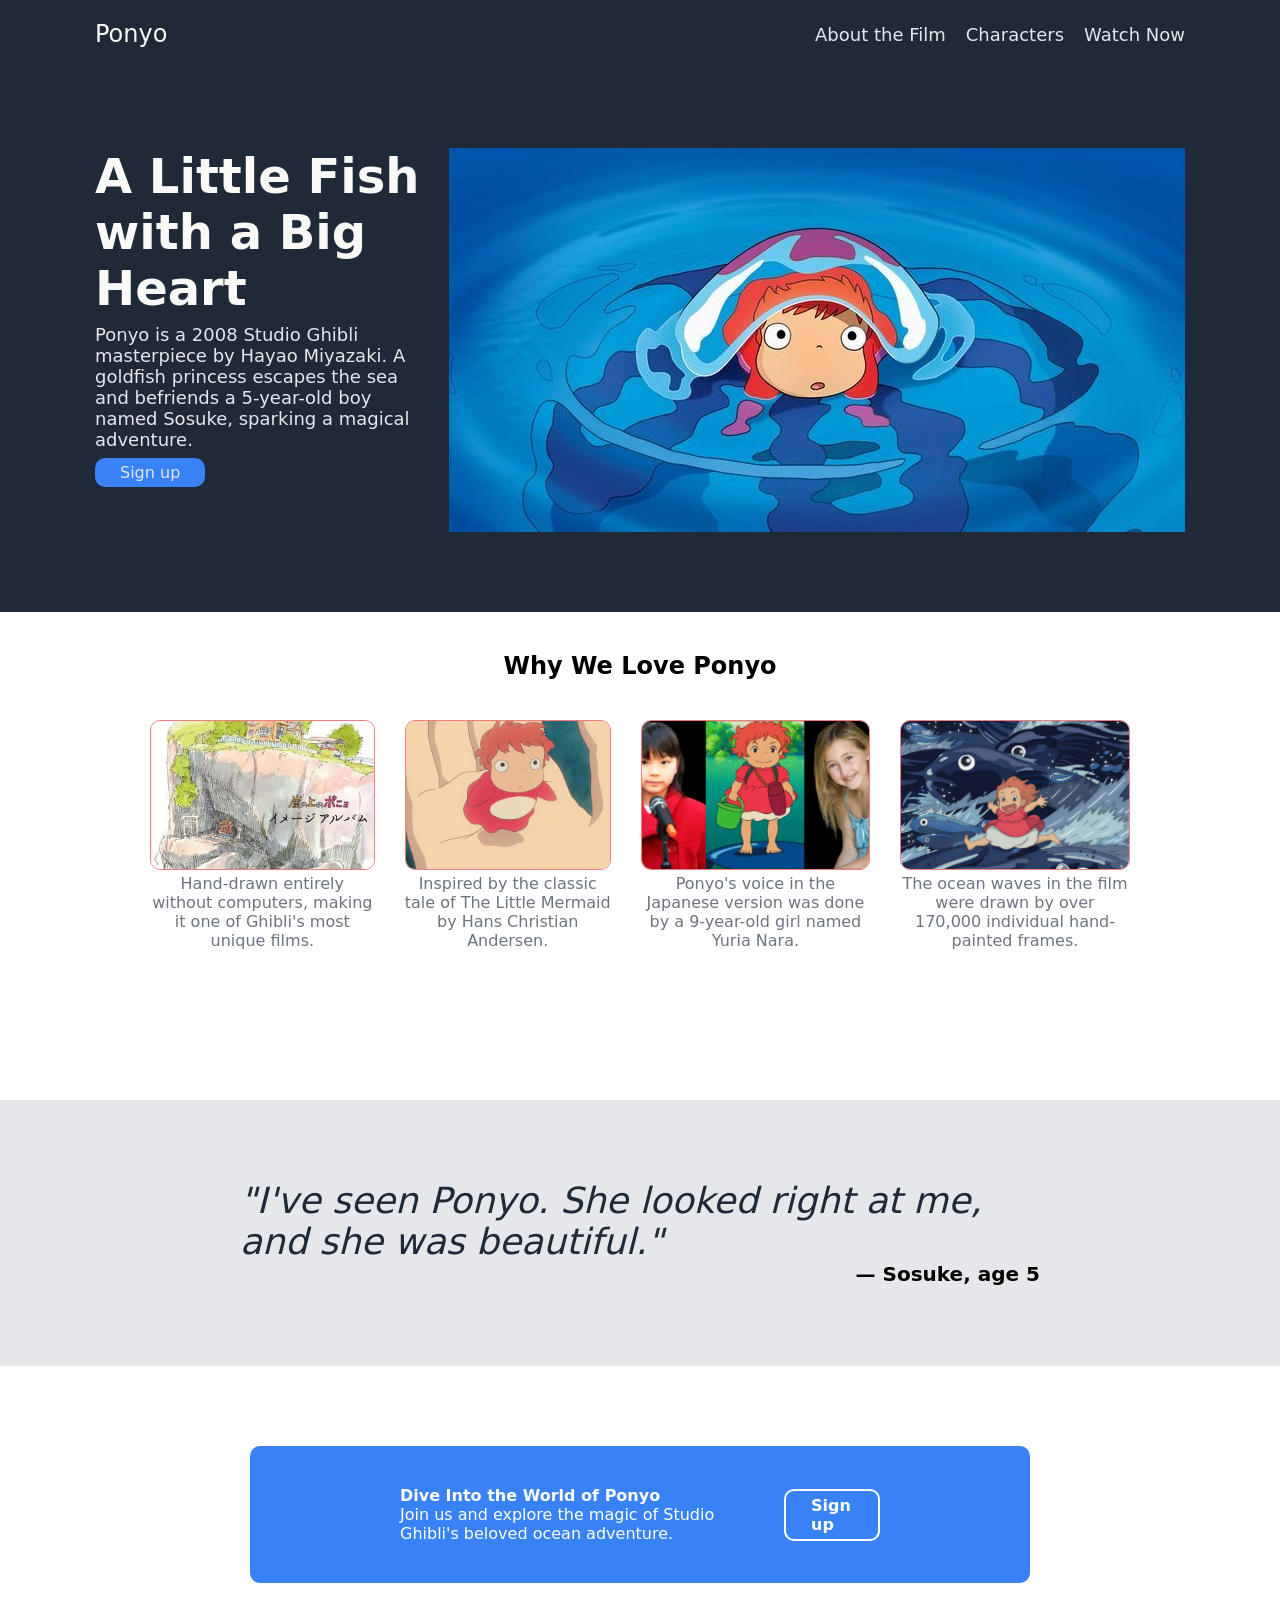
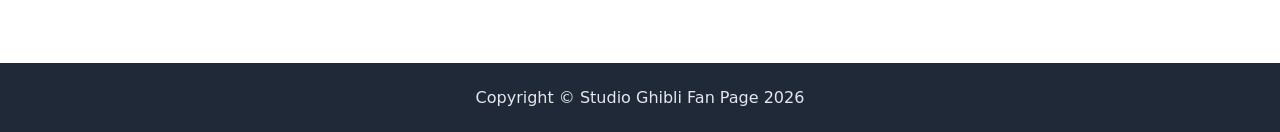
<file: index.html>
<!doctype html>
<html lang="en">
  <head>
    <meta charset="UTF-8" />
    <meta name="viewport" content="width=device-width, initial-scale=1.0" />
    <link rel="stylesheet" href="style.css" />
    <title>Project: Landing Page</title>
  </head>
  <body>
    <!-- hero section  -->
    <section id="hero-section">
      <div class="hero-wrapper">
        <nav>
          <span class="header-logo">Ponyo</span>
          <ul class="links-list">
            <li><a href="">About the Film</a></li>
            <li><a href="">Characters</a></li>
            <li><a href="">Watch Now</a></li>
          </ul>
        </nav>
        <div class="hero-content">
          <div class="left-content">
            <h1>A Little Fish with a Big Heart</h1>
            <p>
              Ponyo is a 2008 Studio Ghibli masterpiece by Hayao Miyazaki. A goldfish princess escapes the sea and
              befriends a 5-year-old boy named Sosuke, sparking a magical adventure.
            </p>
            <a href="">Sign up</a>
          </div>
          <img src="img/ponyo.jpg" alt="ponyo-Photo" />
        </div>
      </div>
    </section>
    <!-- random info section  -->
    <section id="random-info">
      <div class="random-info-wrapper">
        <h1>Why We Love Ponyo</h1>
        <div class="container-info">
          <div class="info-card">
            <img src="img/hand-drawn.jpg" alt="picture" />
            <p>Hand-drawn entirely without computers, making it one of Ghibli's most unique films.</p>
          </div>
          <div class="info-card">
            <img src="img/ponyo-mermaid.jpg" alt="picture" />
            <p>Inspired by the classic tale of The Little Mermaid by Hans Christian Andersen.</p>
          </div>
          <div class="info-card">
            <img src="img/Yuria-Nara-Noah-Cyrus-as-Ponyo-in-Ponyo-movie.jpg" alt="picture" />
            <p>Ponyo's voice in the Japanese version was done by a 9-year-old girl named Yuria Nara.</p>
          </div>
          <div class="info-card">
            <img src="img/ponyo-wave.jpg" alt="picture" />
            <p>The ocean waves in the film were drawn by over 170,000 individual hand-painted frames.</p>
          </div>
        </div>
      </div>
    </section>
    <!-- Quote Section   -->
    <section id="quote-section">
      <div class="qoute-section-wrapper">
        <div class="content-container">
          <p class="quote-text">"I've seen Ponyo. She looked right at me, and she was beautiful."</p>
          <p class="quote-author">— Sosuke, age 5</p>
        </div>
      </div>
    </section>
    <section id="cta-section">
      <div class="cta-container">
        <div class="description">
          <h2>Dive Into the World of Ponyo</h2>
          <p>Join us and explore the magic of Studio Ghibli's beloved ocean adventure.</p>
        </div>
        <a href="">Sign up</a>
      </div>
    </section>
    <!-- footer  -->
    <footer>
      <p>Copyright © Studio Ghibli Fan Page 2026</p>
    </footer>
  </body>
</html>
</file>
<file: style.css>
* {
  margin: 0;
  padding: 0;
  box-sizing: border-box;
  font-family: system-ui, Roboto, Oxygen, Ubuntu, Cantarell, "Open Sans", "Helvetica Neue", sans-serif;
}

/* BASE = mobile */
#hero-section {
  width: 100%;
  background-color: #1f2937;
}
.hero-wrapper {
  display: flex;
  flex-direction: column;
  gap: 40px;
  background-color: #1f2937;
  color: #f9faf8;
  padding: 20px 20px 40px;
  max-width: 1400px;
  margin: 0 auto;
}
nav {
  display: flex;
  flex-direction: column;
  align-items: center;
  gap: 15px;
}
nav ul {
  display: flex;
  list-style-type: none;
  gap: 20px;
}
a {
  text-decoration: none;
  color: #e5e7eb;
}
.header-logo {
  font-size: 24px;
}
.hero-content {
  display: flex;
  flex-direction: column;
  gap: 20px;
}
.hero-content img {
  width: 100%;
}
.left-content {
  display: flex;
  flex-direction: column;
  gap: 8px;
}
.left-content p,
nav ul {
  font-size: 15px;
  color: #e5e7eb;
}
.left-content h1 {
  font-size: 26px;
  color: #f9faf8;
  font-weight: 900;
}
.left-content a {
  background-color: #3882f6;
  padding: 5px 25px;
  border-radius: 10px;
  max-width: fit-content;
}

/* random info */
#random-info {
  width: 100%;
}
.random-info-wrapper {
  padding: 30px 20px 60px;
  display: flex;
  flex-direction: column;
  text-align: center;
  gap: 40px;
  max-width: 1400px;
  margin: 0 auto;
}
.container-info {
  display: flex;
  flex-wrap: wrap;
  gap: 30px;
  justify-content: center;
}
.info-card {
  width: 45%;
  max-width: none;
}
.info-card > p {
  color: #6c7480;
}
.info-card img {
  border: 1px solid lightcoral;
  border-radius: 10px;
  height: 150px;
  width: 100%;
  object-fit: cover;
}

/* quote */
#quote-section {
  width: 100%;
  background-color: #e5e7eb;
}
.qoute-section-wrapper {
  padding: 60px 20px;
  display: flex;
  justify-content: center;
  align-items: center;
  max-width: 1400px;
  margin: 0 auto;
}
.content-container {
  max-width: 800px;
}
.quote-text {
  font-size: 20px;
  color: #1f2937;
  font-weight: 300;
  font-style: italic;
}
.quote-author {
  font-weight: bold;
  margin-left: auto;
  width: fit-content;
  font-size: 20px;
}

/* cta */
#cta-section {
  width: 100%;
  padding: 40px 20px;
}
.cta-container {
  background-color: #3882f6;
  padding: 30px 20px;
  display: flex;
  flex-direction: column;
  align-items: center;
  text-align: center;
  gap: 20px;
  border-radius: 10px;
  max-width: 1400px;
  margin: 0 auto;
}
.cta-container a {
  border: 2px solid #fff;
  padding: 5px 25px;
  border-radius: 10px;
  color: #fff;
  font-weight: bold;
}
.description {
  color: white;
}
.description h2 {
  font-size: 20px;
}

/* footer */
footer {
  padding: 25px;
  background-color: #1f2937;
}
footer p {
  text-align: center;
  color: #e5e7eb;
}

/* TABLET — 768px and above */
@media (width > 768px) {
  nav {
    flex-direction: row;
    align-items: center;
    justify-content: space-between;
    gap: 0;
  }
  .hero-wrapper {
    padding: 20px 30px 60px;
    gap: 60px;
  }
  .left-content h1 {
    font-size: 28px;
  }
  .left-content p,
  nav ul {
    font-size: 18px;
  }
  .random-info-wrapper {
    padding: 40px 40px 80px;
  }
  .quote-text {
    font-size: 24px;
  }
  .qoute-section-wrapper {
    padding: 60px 40px;
  }
  #cta-section {
    padding: 40px 20px;
  }
  .cta-container {
    padding: 30px 40px;
  }
}

/* DESKTOP — 1024px and above */
@media (width > 1024px) {
  .hero-content {
    flex-direction: row;
  }
  .hero-wrapper {
    padding: 20px 95px 80px;
    gap: 100px;
  }
  .left-content h1 {
    font-size: 48px;
  }
  .random-info-wrapper {
    padding: 40px 150px 150px;
  }
  .info-card {
    width: auto;
    max-width: 230px;
  }
  .container-info {
    flex-wrap: nowrap;
  }
  .quote-text {
    font-size: 36px;
  }
  .qoute-section-wrapper {
    padding: 80px 0;
  }
  #cta-section {
    padding: 80px 250px;
  }
  .cta-container {
    flex-direction: row;
    text-align: left;
    padding: 40px 150px;
    justify-content: space-between;
  }
  .description h2 {
    font-size: inherit;
  }
}
</file>
